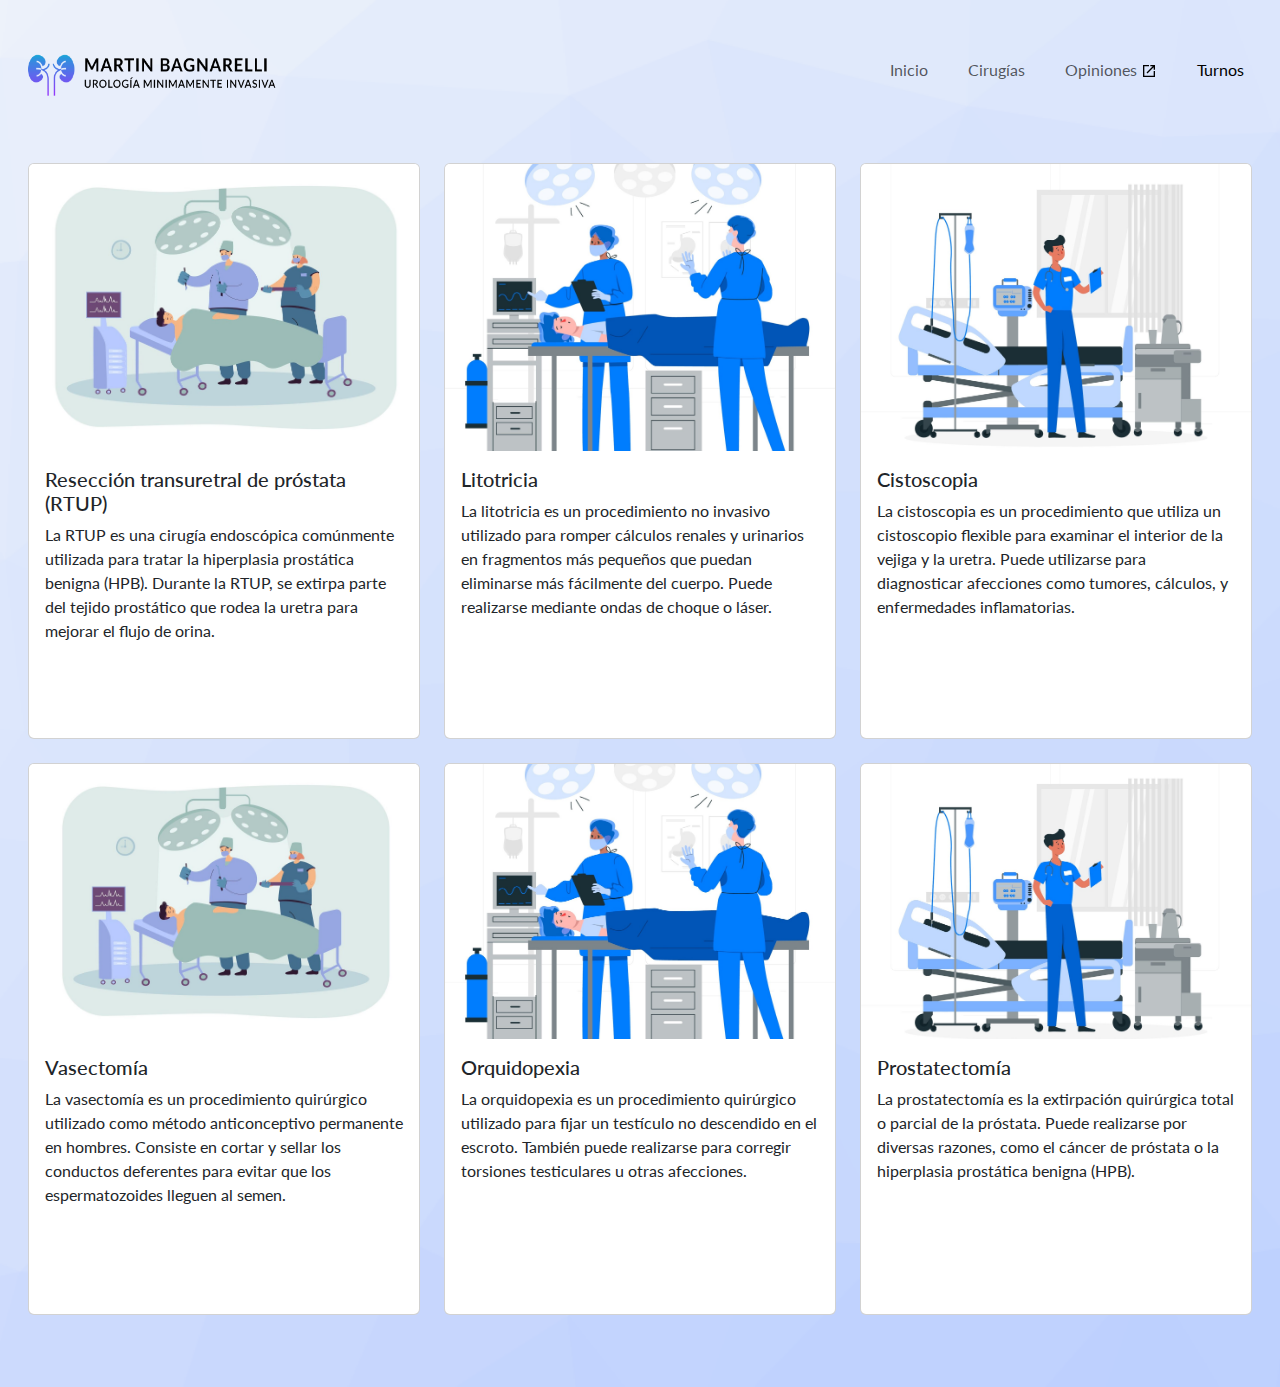
<file: cirugies.html>
<!DOCTYPE html>
<html lang="es">
<head>
	<meta charset="UTF-8">
	<meta name="viewport" content="width=device-width, initial-scale=1.0">
	<title>Endourologia | Dr. Martin Bagnarelli</title>
	<link href="./styles.css" rel="stylesheet">
	<link rel="preconnect" href="https://fonts.googleapis.com">
	<link rel="preconnect" href="https://fonts.gstatic.com" crossorigin>
	<link href="https://fonts.googleapis.com/css2?family=Lato:ital,wght@0,300;0,400;0,700;0,900;1,300;1,400;1,700;1,900&display=swap" rel="stylesheet">
	<link rel="stylesheet" href="https://cdnjs.cloudflare.com/ajax/libs/font-awesome/4.7.0/css/font-awesome.min.css">
	<link rel="stylesheet" href="https://cdnjs.cloudflare.com/ajax/libs/bootstrap/5.3.3/css/bootstrap.min.css" integrity="sha512-jnSuA4Ss2PkkikSOLtYs8BlYIeeIK1h99ty4YfvRPAlzr377vr3CXDb7sb7eEEBYjDtcYj+AjBH3FLv5uSJuXg==" crossorigin="anonymous" referrerpolicy="no-referrer" />
	<script src="https://cdnjs.cloudflare.com/ajax/libs/bootstrap/5.3.3/js/bootstrap.min.js" integrity="sha512-ykZ1QQr0Jy/4ZkvKuqWn4iF3lqPZyij9iRv6sGqLRdTPkY69YX6+7wvVGmsdBbiIfN/8OdsI7HABjvEok6ZopQ==" crossorigin="anonymous" referrerpolicy="no-referrer"></script>
</head>
<body class="p-0 px-md-3 py-md-4 p-xxl-4">
	<header>
		<nav class="navbar navbar-expand-lg">
			<div class="container-fluid">
				<a class="navbar-brand" href="index.html">
					<img src="images/logo.png" alt="logo endourología" width="250" height="65">
				</a>
				<button class="navbar-toggler" type="button" data-bs-toggle="collapse" data-bs-target="#navbarNavAltMarkup" aria-controls="navbarNavAltMarkup" aria-expanded="false" aria-label="Toggle navigation">
					<span class="navbar-toggler-icon"></span>
				</button>
				<div class="collapse navbar-collapse flex-grow-0" id="navbarNavAltMarkup">
					<ul class="navbar-nav gap-lg-4">
						<li class="nav-item">
							<a class="nav-link" aria-current="page" href="index.html">Inicio</a>
						</li>
						<li class="nav-item">
							<a class="nav-link" aria-current="page" href="cirugies.html">Cirugías</a>
						</li>
						<li class="nav-item">
							<a class="nav-link" href="https://www.doctoraliar.com/martin-bagnarelli" target="_blank">
								<span>Opiniones</span>
								<svg xmlns="http://www.w3.org/2000/svg" x="0px" y="0px" width="16" height="16" viewBox="0 0 24 24" class="fill-current">
									<path d="M 3 3 L 3 21 L 21 21 L 21 12 L 19 12 L 19 19 L 5 19 L 5 5 L 12 5 L 12 3 L 3 3 z M 14 3 L 14 5 L 17.585938 5 L 8.2929688 14.292969 L 9.7070312 15.707031 L 19 6.4140625 L 19 10 L 21 10 L 21 3 L 14 3 z"></path>
								</svg>
							</a>
						</li>
						<li class="nav-item">
							<a class="nav-link active" href="contact.html">Turnos</a>
						</li>
					</ul>
				</div>
			</div>
		</nav>
	</header>
	<main class="container-fluid py-3 py-lg-5 m-0">
		<div class="row row-cols-1 row-cols-md-2 row-cols-lg-3 g-4">
			<div class="col">
				<div class="card h-100">
					<img src="images/cirugia.jpeg" class="card-img-top h-50 object-fit-cover" alt="Resección transuretral de próstata (RTUP)">
					<div class="card-body">
							<h5 class="card-title">Resección transuretral de próstata (RTUP)</h5>
							<p class="card-text">La RTUP es una cirugía endoscópica comúnmente utilizada para tratar la hiperplasia prostática benigna (HPB). Durante la RTUP, se extirpa parte del tejido prostático que rodea la uretra para mejorar el flujo de orina.</p>
					</div>
				</div>
			</div>
			<div class="col">
				<div class="card h-100">
					<img src="images/cirugia-2.jpeg" class="card-img-top h-50 object-fit-cover" alt="Litotricia">
					<div class="card-body">
							<h5 class="card-title">Litotricia</h5>
							<p class="card-text">La litotricia es un procedimiento no invasivo utilizado para romper cálculos renales y urinarios en fragmentos más pequeños que puedan eliminarse más fácilmente del cuerpo. Puede realizarse mediante ondas de choque o láser.</p>
					</div>
				</div>
			</div>
			<div class="col">
				<div class="card h-100">
					<img src="images/cirugia-3.jpeg" class="card-img-top h-50 object-fit-cover" alt="Cistoscopia">
					<div class="card-body">
							<h5 class="card-title">Cistoscopia</h5>
							<p class="card-text">La cistoscopia es un procedimiento que utiliza un cistoscopio flexible para examinar el interior de la vejiga y la uretra. Puede utilizarse para diagnosticar afecciones como tumores, cálculos, y enfermedades inflamatorias.</p>
					</div>
				</div>
			</div>
			<div class="col">
				<div class="card h-100">
					<img src="images/cirugia.jpeg" class="card-img-top h-50 object-fit-cover" alt="Vasectomía">
					<div class="card-body">
							<h5 class="card-title">Vasectomía</h5>
							<p class="card-text">La vasectomía es un procedimiento quirúrgico utilizado como método anticonceptivo permanente en hombres. Consiste en cortar y sellar los conductos deferentes para evitar que los espermatozoides lleguen al semen.</p>
					</div>
				</div>
			</div>
			<div class="col">
				<div class="card h-100">
					<img src="images/cirugia-2.jpeg" class="card-img-top h-50 object-fit-cover" alt="Orquidopexia">
					<div class="card-body">
							<h5 class="card-title">Orquidopexia</h5>
							<p class="card-text">La orquidopexia es un procedimiento quirúrgico utilizado para fijar un testículo no descendido en el escroto. También puede realizarse para corregir torsiones testiculares u otras afecciones.</p>
					</div>
				</div>
			</div>
			<div class="col">
				<div class="card h-100">
					<img src="images/cirugia-3.jpeg" class="card-img-top h-50 object-fit-cover" alt="Prostatectomía">
					<div class="card-body">
							<h5 class="card-title">Prostatectomía</h5>
							<p class="card-text">La prostatectomía es la extirpación quirúrgica total o parcial de la próstata. Puede realizarse por diversas razones, como el cáncer de próstata o la hiperplasia prostática benigna (HPB).</p>
					</div>
				</div>
			</div>
		</div>
	</main>
	<!-- <footer>
		<p>Dr. Martin Bagnarelli - Especialista en Urología</p>
		<p>Proporcionando atención experta en salud urológica.</p>
		<p>Buenos Aires, Argentina.</p>
	</footer> -->
</body>
</html>
</file>
<file: styles.css>
body {
	font-family: 'Lato', sans-serif !important;
	background-image: url('images/background.png');
	background-size: cover;
	min-height: 100vh;
}

.title {
	font-size: 4rem;
	font-weight: 700;
	letter-spacing: 0.05em;
	text-align: left;
}

.subtitle {
	text-align: left;
	font-style: italic;
	font-size: 1.25rem;
	padding: 0;
	margin: 0;
	letter-spacing: 0.05em;
	line-height: 2rem;
	font-weight: 300;
}

.images-section {
	display: flex;
	justify-content: space-between;
	align-items: center;
}

.btn-whatsapp {
	position: fixed;
	right: 1rem;
	bottom: 1rem;
	z-index: 2;
	cursor: pointer;
	filter: drop-shadow(0 20px 13px rgb(0 0 0 / 0.03)) drop-shadow(0 8px 5px rgb(0 0 0 / 0.08));
}

.checked {
  color: orange;
}

.mt-6 {
	margin-top: 5rem;
}

/* breakpoint lg */
@media (max-width: 992px) {
	body {
		height: 100%;
	}

	.images-section {
		justify-content: center;
		flex-wrap: wrap;
		gap: 3rem;
	}
}


/* breakpoint md */
@media (max-width: 768px) {
	.navbar-brand img {
		width: 200px;
		height: 50px;
	}

	.title {
		font-size: 2rem;
		font-weight: 700;
		letter-spacing: 0.05em;
		text-align: left;
	}

	.subtitle {
		font-size: 1rem;
		line-height: 1.5rem;
	}

	.images-section {
		flex-direction: column;
		justify-content: center;
		gap: 3rem;
	}

	.card-container {
		flex-direction: column !important;
	}

	.iframe-container {
		width: 400px;
	}

	.contact-card {
		display: flex;
		flex-direction: column;
	}
}
</file>
